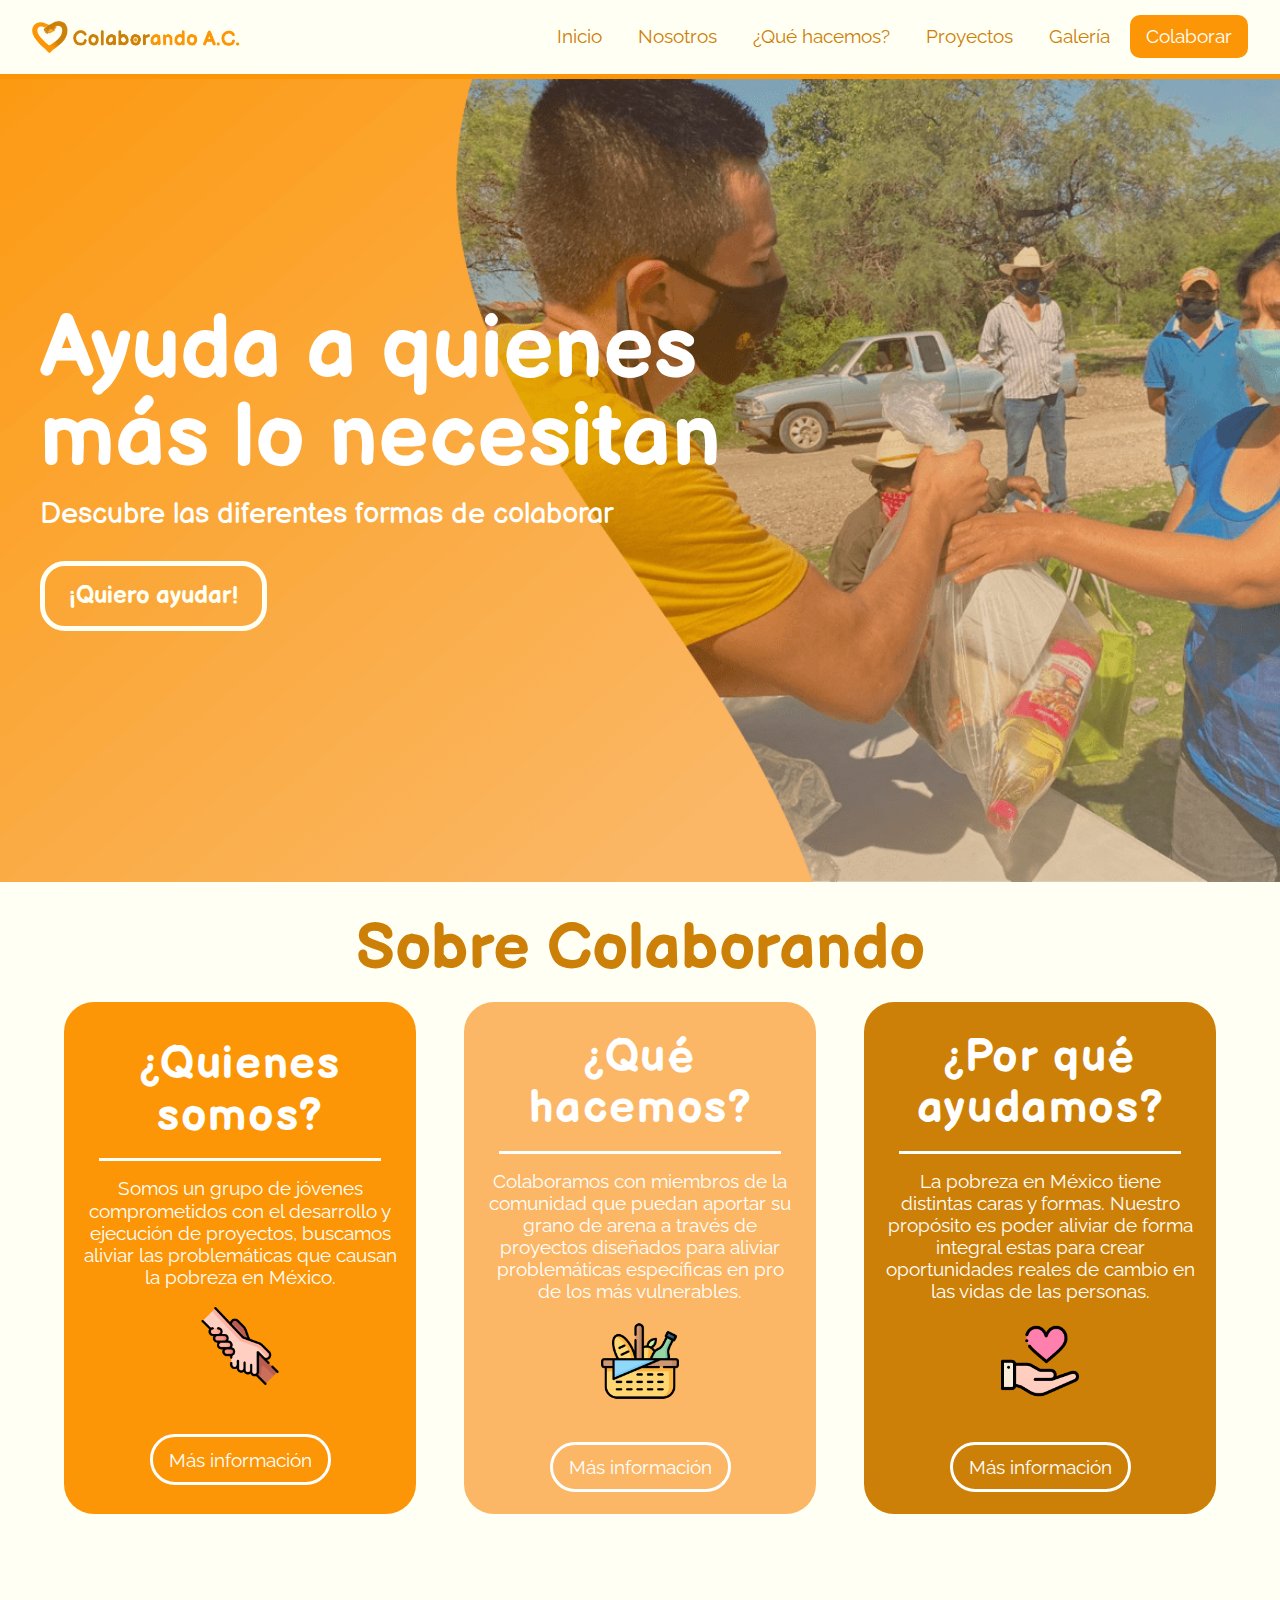
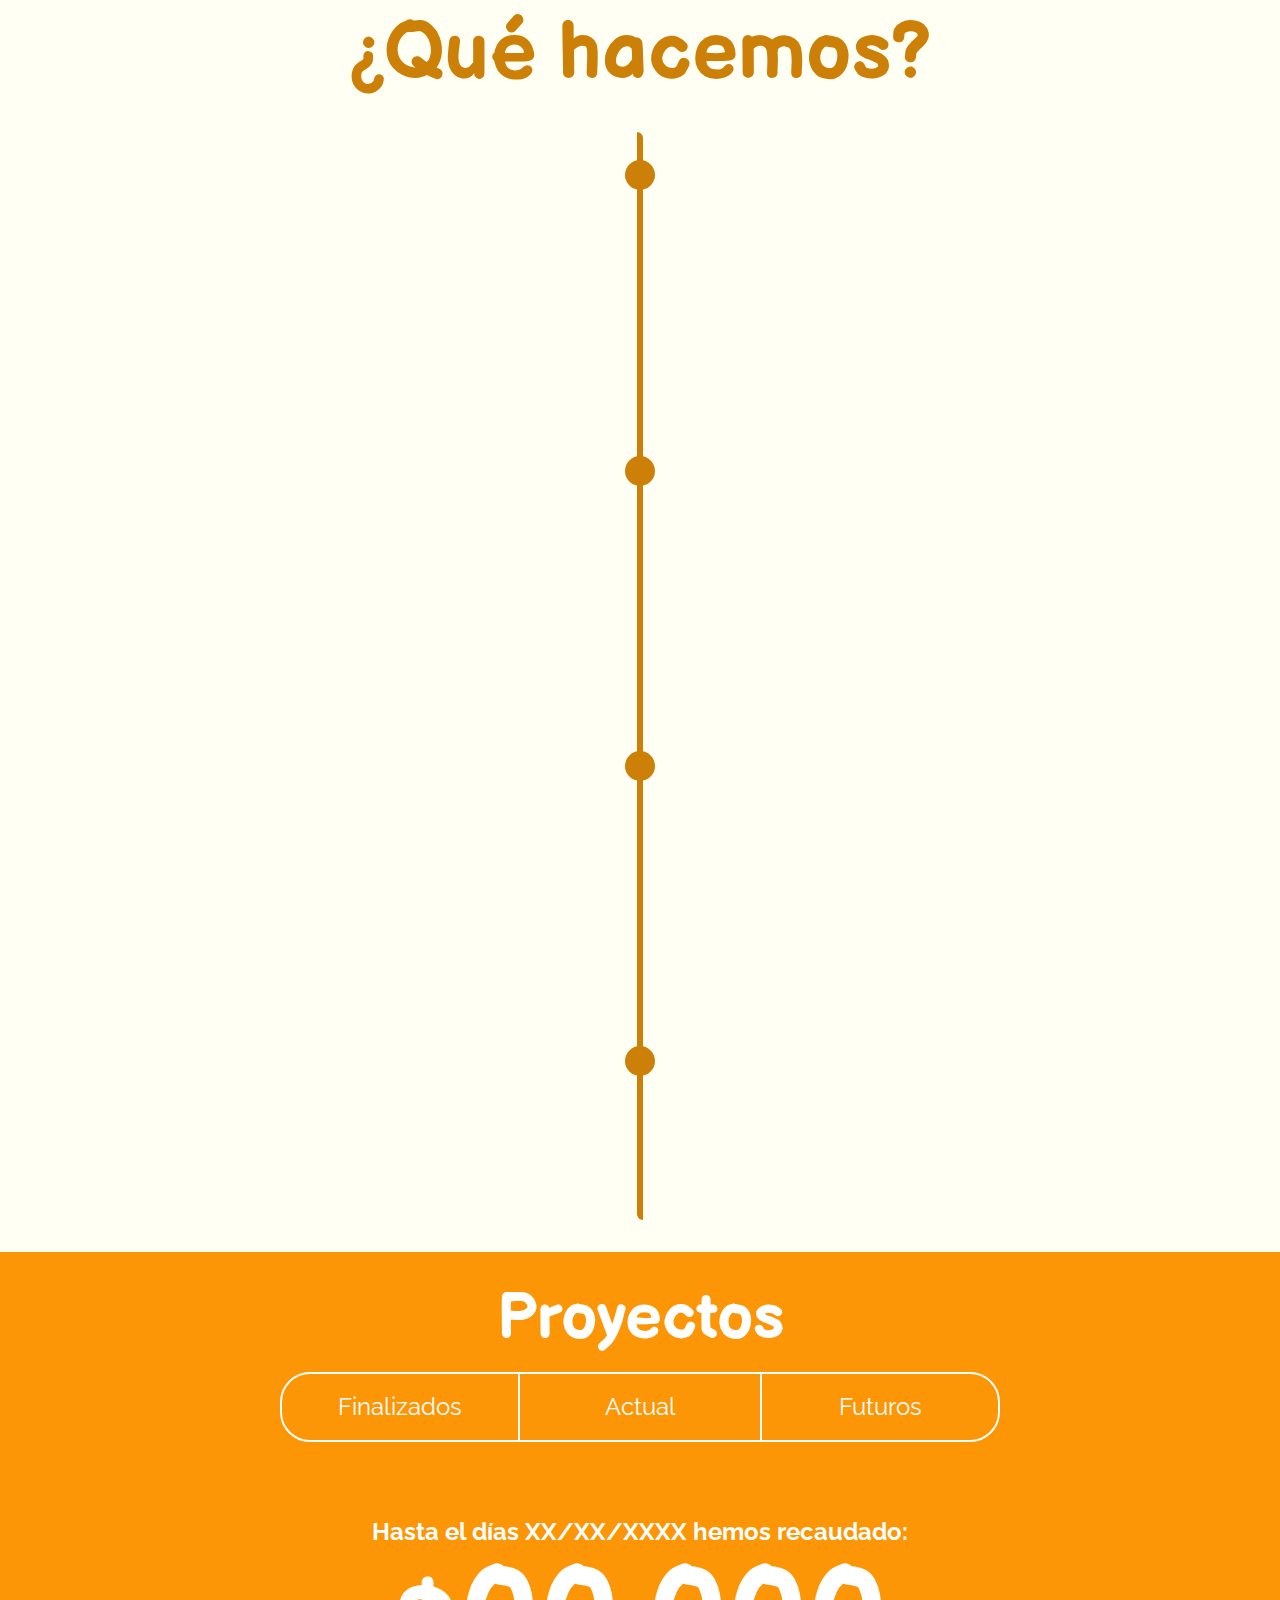
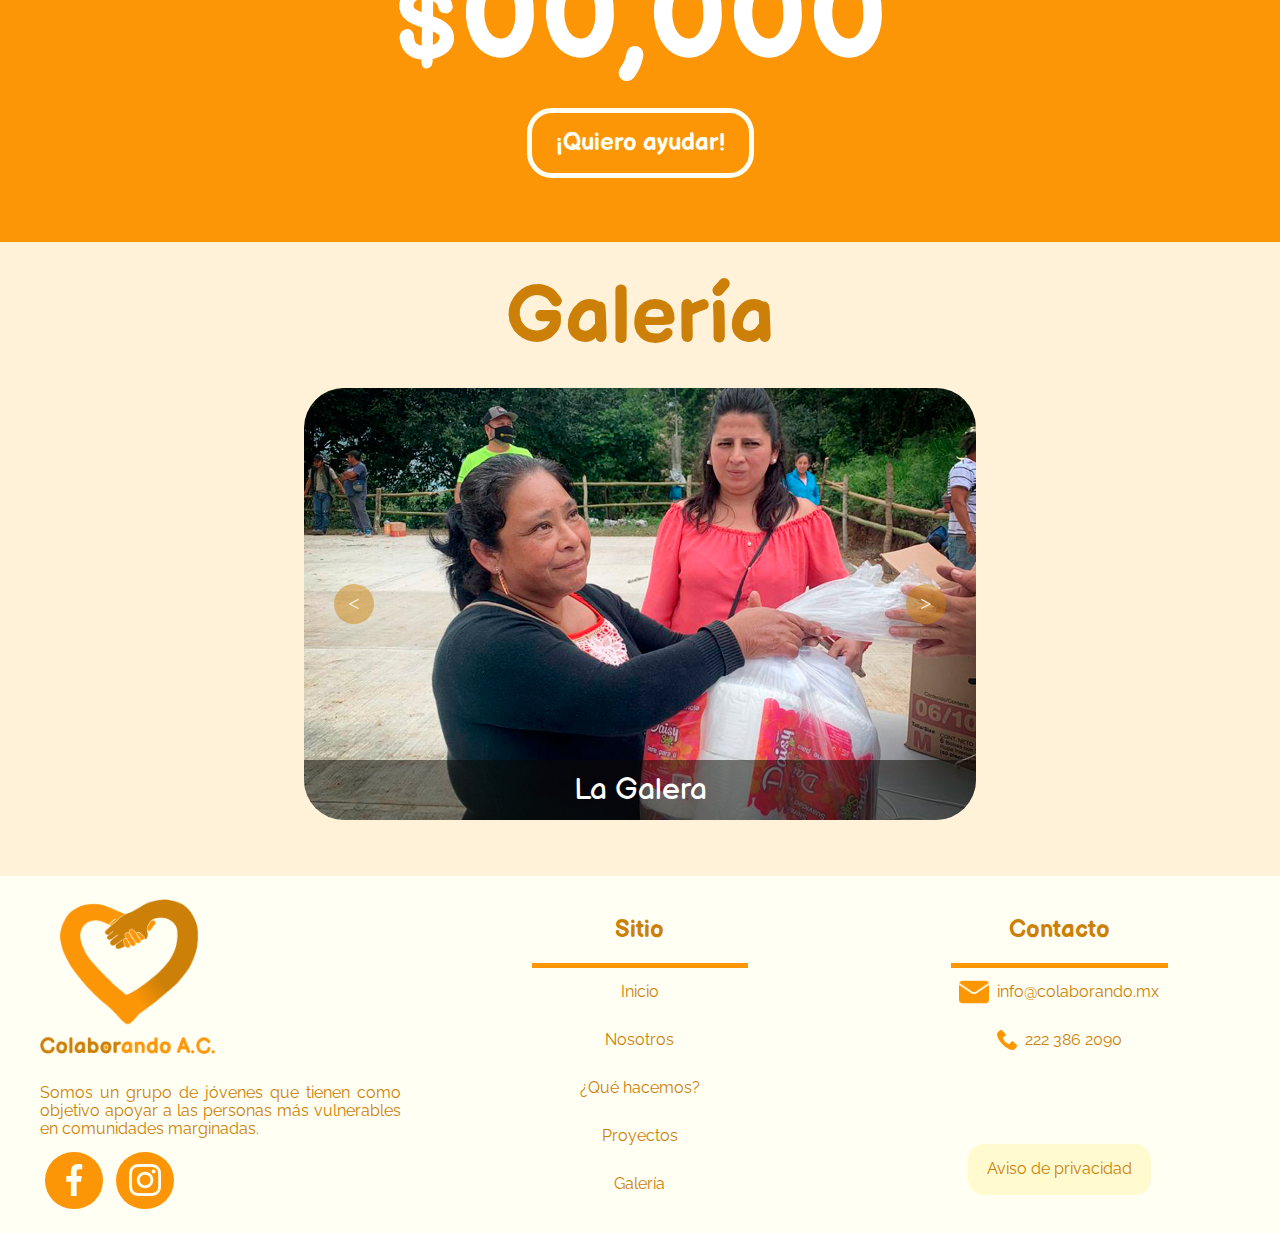
<file: index.html>
<!DOCTYPE html>
<html lang="es">
<head>
    <meta charset="UTF-8">
    <meta name="viewport" content="width=device-width, initial-scale=1.0">
    <title>Colaborando A.C.</title>
    <meta name="description" content="Colaborando es una organización sin fines de lucro que brinda apoyo alimentario en distintas comunidades en Puebla"> 
    <meta name="keywords" content="oraganización, colaborando">
    <link rel="shortcut icon" href="icon/favicon.png">
    <link href="https://fonts.googleapis.com/css2?family=Raleway:wght@300;500;800;1000&display=swap" rel="stylesheet">
    <link href="https://fonts.googleapis.com/css2?family=Source+Code+Pro:wght@300&display=swap" rel="stylesheet">
    <link href="https://fonts.googleapis.com/css2?family=Cabin:wght@700&display=swap" rel="stylesheet">
    <link rel="preconnect" href="https://fonts.gstatic.com">
    <link href="https://fonts.googleapis.com/css2?family=Balsamiq+Sans:ital,wght@0,400;0,700;1,400;1,700&display=swap" rel="stylesheet">
    <link rel="stylesheet" href="css/normalize.css">
    <link rel="stylesheet" href="css/style.css">
</head>

<body>
    <header class="main-menu"> 
        <div class="main-menu__container">
            <a class="main-menu__alogo" href="www.colaborando.mx"><img class="main-menu__logo" src="img/logo.png" alt=""></a>
            <span class="main-menu__icon"><img id="main-menu__icon" src="icon/menuIcon.png" alt="menu"></span>
            <nav class="main-menu__nav">
                <ul>
                    <li><a class="main-menu__link" href="#">Inicio</a></li>
                    <li><a class="main-menu__link" href="#nosotros">Nosotros</a></li>
                    <li><a class="main-menu__link" href="#queHacemos">¿Qué hacemos?</a></li>
                    <li><a class="main-menu__link" href="#proyectos">Proyectos</a></li>
                    <li><a class="main-menu__link" href="#galeria">Galería</a></li>
                    <li><a class="main-menu__link" id="main-menu__link--active" href="html/ayuda.html">Colaborar</a></li>
                </ul>
            </nav>
        </div>
        <div class="header__line"></div>
    </header>
 
    <div class="imagen">
        <div class="imagen__container">
            <h1 class="imagen__title">Ayuda a quienes <br> más lo necesitan</h1>
            <p class="imagen__text">Descubre las diferentes formas de colaborar</p>
            <a href="html/ayuda.html"><input class="imagen__button" type="button" value="¡Quiero ayudar!"></a>
        </div>
    </div>
    <div id="nosotros"></div>
    <section class="nosotros">
        <h2 class="nosotros__main-title">Sobre Colaborando</h2>
        <div class="nosotros__items">
            
            <div class="nosotros__division1">
                <div class="nosotros__info">
                    <h3 class="nosotros__title">¿Quienes somos?</h3>
                    <div class="line"></div>
                    <p class="nosotros__text">Somos un grupo de jóvenes comprometidos con el desarrollo y ejecución de proyectos, buscamos aliviar las problemáticas que causan la pobreza en México.</p>
                    <img class="nosotros__food" src="icon/give.png" alt="">
                </div>
                <a href="html/nosotros.html"><input class="nosotros__button" type="button" value="Más información"></a>
            </div>

            <div class="nosotros__division2">
                <div class="nosotros__info">
                    <h3 class="nosotros__title">¿Qué <br> hacemos?</h3>
                    <div class="line"></div>
                    <p class="nosotros__text">Colaboramos con miembros de la comunidad que puedan aportar su grano de arena a través de proyectos diseñados para aliviar problemáticas específicas en pro de los más vulnerables.</p>
                    <img class="nosotros__food" src="icon/food.png" alt="">
                </div>
                <a href="#queHacemos"><input class="nosotros__button" type="button" value="Más información"></a>
            </div>

            <div class="nosotros__division3">
                <div class="nosotros__info">
                    <h3 class="nosotros__title">¿Por qué ayudamos?</h3>
                    <div class="line"></div>
                    <p class="nosotros__text">La pobreza en México tiene distintas caras y formas. Nuestro propósito es poder aliviar de forma integral estas para crear oportunidades reales de cambio en las vidas de las personas.</p>
                    <img class="nosotros__question" src="icon/heart.png" alt="">
                </div>
                <a href="html/porque.html"><input class="nosotros__button" type="button" value="Más información"></a>
            </div>         
        </div>
    </section>
    
    <div id="queHacemos"></div>
    <section class="list">
        <h1 class="list__title">¿Qué hacemos?</h1>
        <ul class="list__items">
            <li class="list__item start">
                <div class="list__item-content">
                    <h3 class="list__number">1. Identificamos comunidades en necesidad</h3>
                    <p class="list__info">A través de una investigación previa, analizamos bases de información de fuentes confiables como el Coneval, el INEGI, etc, para conocer cuales son los lugares que más necesitan de nuestro apoyo.</p>
                </div>
            </li>
            <li class="list__item">
                <div class="list__item-content">
                    <h3 class="list__number">2. Contactamos a un representante de la comunidad</h3>
                    <p class="list__info">Ya sea que se le atribuya esto por su relación social con las personas, cargo político o religioso de área, con el fin de que esta persona pueda recopilar información de valor para la correcta gestión del apoyo.</p>
                </div>
            </li>
            <li class="list__item">
                <div class="list__item-content">
                    <h3 class="list__number">3. Determinamos la meta de donativos</h3>
                    <p class="list__info">La cual es determinada por el número de despensas que requiere la comunidad beneficiaria. 
                        -	Las despensas son personalizadas dependiendo el número de integrantes que tenga cada familia/grupo, pareja o persona. Las cuales están valoradas por nutriólogos, por lo que llevan productos útiles para satisfacer la necesidad calórica y erradicar la inseguridad alimentaria.
                        </p>
                </div>
            </li>
            <li class="list__item end">
                <div class="list__item-content">
                    <h3 class="list__number">4. Colaboramos</h3>
                    <p class="list__info">Con la meta fijada empezamos a trabajar para lograr llevar esperanza y apoyo a estas comunidades. A través de la difusión y comunicación de la desfavorable realidad de nuestros hermanos por medio de medios digitales y medios tradicionales que se sumen a nuestro objetivo. </p>
                </div>
            </li>
        </ul>

    </section>

    <div id="proyectos"></div>
    <section class="proyects">
        
        <div class="proyects__items">
            <h1 class="proyects__main-title">Proyectos</h1>
            <ul class="proyects__options">
                <li class="proyects__option first" id="buttonFinalizados"><p>Finalizados</p></li>
                <li class="proyects__option second" id="buttonActual"><p>Actual</p></li>
                <li class="proyects__option third" id="buttonFuturos"><p>Futuros</p></li>
            </ul>
            <div class="proyects__sections">
                <div class="proyect__section1" id="sectionFinalizados">
                    <div class="proyects__proyectP">
                        <img src="img/recibiendo3_edited-min.jpg" alt="">
                        <div class="proyect__info">
                            <h2 class="proyect__title">La Galera</h2>
                            <a href="html/galera.html"><input class="nosotros__button" type="button" value="Más información"></a>
                        </div>
                    </div>
                    <div class="proyects__proyectP">
                        <img src="img/lagalera_edited2-min.jpg" alt="">
                        <div class="proyect__info">
                        <h2 class="proyect__title">San Juan de Dios</h2>
                        <a href="html/sanJuan.html"><input class="nosotros__button" type="button" value="Más información"></a>
                        </div>
                    </div>
                </div>
                <div class="proyect__section2" id="sectionActual">
                    <!--Comentar div si no hay proyecto actual-->
                    <!--
                    <div class="proyects__proyectP actualProyect">
                        <img src="img/lagalera_edited2-min.jpg" alt="">
                        <div class="proyect__info">
                        <h2 class="proyect__title">Proyecto actual</h2>
                        <a href="html/actual.html"><input class="nosotros__button" type="button" value="Más información"></a>
                        </div>
                    </div>
                    -->
                    <div class="proyect__counter">
                        <h3 class="counter__title">Hasta el días XX/XX/XXXX hemos recaudado:</h3>
                        <h1 class="counter">00,000</h1>
                        <!--Comentar si no hay proyecto actual-->
                        <!--
                        <h2 class="counter__rest-title">Nos faltan:</h2>
                        <h2 class="counter__rest">00,000</h2>
                        -->
                        <a href="html/ayuda.html"><input class="imagen__button" type="button" value="¡Quiero ayudar!"></a>
                    </div>
                </div>
                <div class="proyect__section3" id="sectionFuturos">
                    <div class="proyects__proyectP proyectF">
                        <img src="img/equipo3_edited-min.jpg" alt="">
                        <div class="proyect__info">
                        <h2 class="proyect__title">Próximamente</h2>
                        <a href="html/desarrollo.html"><input class="nosotros__button" type="button" value="Más información"></a>
                        </div>
                    </div>
                    
                </div>
            </div>
        </div>
    </section>

    <div id="galeria"></div>
    <section class="gallery">
        <h1 class="list__title">Galería</h1>
        <div class="gallery__container">
            <div class="gallery__imgs">
                <div  class="gallery__img active">
                   <img src="img/galera/Galera Galeria Web 1.jpg" alt="">
                   <div class="caption">
                      La Galera
                   </div>
                </div>
                <div  class="gallery__img">
                    <img src="img/galera/Galera Galeria Web 2.jpg" alt="">
                    <div class="caption">
                       La Galera
                    </div>
                 </div>
                 <div  class="gallery__img">
                    <img src="img/galera/Galera Galeria Web 3.jpg" alt="">
                    <div class="caption">
                       La Galera
                    </div>
                 </div>
                 <div  class="gallery__img">
                    <img src="img/galera/Galera Galeria Web 4.jpg" alt="">
                    <div class="caption">
                       La Galera
                    </div>
                 </div>
                 <div  class="gallery__img">
                    <img src="img/galera/Galera Galeria Web 5.1.jpg" alt="">
                    <div class="caption">
                       La Galera
                    </div>
                 </div>
                 <div  class="gallery__img">
                    <img src="img/galera/Galera Galeria Web 6.jpg" alt="">
                    <div class="caption">
                       La Galera
                    </div>
                 </div>
                 <div  class="gallery__img">
                    <img src="img/galera/Galera Galeria Web 7.jpg" alt="">
                    <div class="caption">
                       La Galera
                    </div>
                 </div>
                 <div  class="gallery__img">
                    <img src="img/galera/Galera Galeria Web 8.1.jpg" alt="">
                    <div class="caption">
                       La Galera
                    </div>
                 </div>
                 <div  class="gallery__img">
                    <img src="img/galera/Galera Galeria Web 9.jpg" alt="">
                    <div class="caption">
                       La Galera
                    </div>
                 </div>
                 <div  class="gallery__img">
                    <img src="img/galera/Galera Galeria Web 10.1..jpg" alt="">
                    <div class="caption">
                       La Galera
                    </div>
                 </div>
                 <div  class="gallery__img">
                    <img src="img/sanjuan/0 San Juan Galeria Web.jpg" alt="">
                    <div class="caption">
                       San Juan De Dios
                    </div>
                 </div>
                 <div  class="gallery__img">
                    <img src="img/sanjuan/1 San Juan Galeria Web.jpg" alt="">
                    <div class="caption">
                       San Juan De Dios
                    </div>
                 </div>
                 <div  class="gallery__img">
                    <img src="img/sanjuan/3 San Juan Galeria Web.jpg" alt="">
                    <div class="caption">
                       San Juan De Dios
                    </div>
                 </div>
                 <div  class="gallery__img">
                    <img src="img/sanjuan/4 San Juan Galeria Web.jpg" alt="">
                    <div class="caption">
                       San Juan De Dios
                    </div>
                 </div>
                 <div  class="gallery__img">
                    <img src="img/sanjuan/6 San Juan Galeria Web.jpg" alt="">
                    <div class="caption">
                       San Juan De Dios
                    </div>
                 </div>
                 <div  class="gallery__img">
                    <img src="img/sanjuan/7 San Juan Galeria Web.jpg" alt="">
                    <div class="caption">
                       San Juan De Dios
                    </div>
                 </div>
                 <div  class="gallery__img">
                    <img src="img/sanjuan/8 San Juan Galeria Web.jpg" alt="">
                    <div class="caption">
                       San Juan De Dios
                    </div>
                 </div>
                 <div  class="gallery__img">
                    <img src="img/sanjuan/9 San Juan Galeria Web.jpg" alt="">
                    <div class="caption">
                       San Juan De Dios
                    </div>
                 </div>
                 <div  class="gallery__img">
                    <img src="img/sanjuan/10 San Juan Galeria Web.jpg" alt="">
                    <div class="caption">
                       San Juan De Dios
                    </div>
                 </div>
                 <div  class="gallery__img">
                    <img src="img/sanjuan/12 San Juan Galeria Web.jpg" alt="">
                    <div class="caption">
                       San Juan De Dios
                    </div>
                 </div>
            </div>
              <!-- slider controls -->
                <div class="gallery__back"><</div>
                <div class="gallery__next">></div>
              <!-- slider controls -->
         </div>
    </section>
        
        <footer class="footer">
            <div class="footer__content">
                <div class="footer__box">
                    <a class="footer__alogo" href=""><img class="footer__logo" src="img/logoF.png" alt=""></a>
                    <div class="footer__box-content">
                        <p class="footer__text">Somos un grupo de jóvenes que tienen como objetivo apoyar a las personas más vulnerables en comunidades marginadas.</p>
                        <div class="footer__social">
                            <a class="footer__icon-back face" href="https://www.facebook.com/Colaborando-101341211558277" target="_blank"><img class="footer__icon" src="icon/facebook.png" alt=""></a>
                            <a class="footer__icon-back insta" href="https://www.instagram.com/_colaborando_ando/?hl=es-la" target="_blank"><img class="footer__icon" src="icon/instagram.png" alt=""></a>
                        </div>
                    </div>
                </div>

                <div class="footer__box">
                    <h2 class="footer__box-title">Sitio</h2>
                    <div class="footer__line"></div>
                    <div class="footer__box-content">
                        <a href="index.html#" class="footer__box-link">Inicio</a>
                        <a href="index.html#nosotros" class="footer__box-link">Nosotros</a>
                        <a href="index.html#queHacemos" class="footer__box-link">¿Qué hacemos?</a>
                        <a href="index.html#proyectos" class="footer__box-link">Proyectos</a>
                        <a href="index.html#galeria" class="footer__box-link">Galería</a>
                    </div>
                </div>

                <div class="footer__box" id="contact">
                    <h2 class="footer__box-title">Contacto</h2>
                    <div class="footer__line"></div>
                    <div class="footer__box-content">
                        <div>
                            <div class="footer__contact">
                                <img class="icon__mail" src="icon/mail.png" alt="">
                                <p class="footer__contact-info">info@colaborando.mx</p>
                            </div>
                            <div class="footer__contact">
                                <img class="icon__phone" src="icon/phone.png" alt="">
                                <p class="footer__contact-info">222 386 2090</p>
                            </div>
                        </div>
                        <div class="footer__avisoPrivacidad">
                            <a href="html/avisoDePrivacidad.html" class="footer__box-link">Aviso de privacidad</a>
                        </div>
                    </div>
                </div>
            </div>
            
            
        </footer>

    </main>
    

    <script src="js/script.js"></script>
</body>
</html>
</file>
<file: css/style.css>
:root{
    /*Colores de la web*/
    /*Menú =======================================*/
    --menu_fondo: #fffff3;
    --menu_texto: #CD8007;
    --menu_textoHover: #fffff3;
    --menu_textoActiva: white;
    --menu_textoActivaHover: white;
    --menu_fondo-opcionActiva: #FC9606;
    --menu_fondo-opcionActivaHover: #FC9606;
    --menu_fondo-opcionHover: #FBB766;
    --menu_linea: #FC9606;
    --menu_fondoR-opcionHover: #FBB766;
    /*Sección (Nosotros) =========================*/
    --nosotros_fondo: #FFFFF3;
    --nosotros_title: #CD8007;
    --nosotros_division1: #FC9606;
    --nosotros_division2: #FBB766;
    --nosotros_division3: #CD8007;
    --nosotros_divisionTitulo: white;
    --nosotros_divisionTexto: white;
    /*Sección (¿Qué hacemos?)====================*/
    --list_title: #CD8007;
    --list_fondo: #FFFFF3;
    --list_linea: #CD8007;
    --list_itemFondo: #FFFFF3;
    --list_itemBeakR: transparent #FFFFF3 transparent transparent;
    --list_itemBeakL: transparent transparent transparent #FFFFF3;
    --list_itemTitle: #CD8007;
    --list_itemText: #CD8007;
    /*Sección (Proyectos) ======================*/
    --proyects_fondo: #FC9606;
    --proyects_title: white;
    /*Sección (Galería) ========================*/
    --galeria_fondo: #FFF2D8;
    /*Footer ===================================*/
    --footer_fondo: #FFFFF3;

    /*------------------------------------------------------------*/
    /*Tipografías*/
    --tipografiaPrincipal: 'Raleway', helvetica, arial;
}

:root{
    scroll-behavior: smooth;
}

*::selection{
    color: white;
    background-color: #FEEE5D;
}
/*Menú principal ==========================================================================*/

.main-menu{ /*Fondo menu principal*/
    background: var(--menu_fondo);
    position: fixed;
    left: 0;
    top: 0;
    width: 100%;
    z-index: 20;
}

.main-menu__logo{ /*logo menú principal*/
    width: 13em;
    margin: 1.3rem 2rem; /*margen respecto al header*/
    display: block;
}

.main-menu__container{ /*Contenedor de logo y enlaces*/ 
    display: flex; /*los elemntos se distribuyen en una sola línea*/
    justify-content: space-between; /*se hace espacio entre ellos*/
    align-items: center;
    flex-wrap: wrap; /*Responsive design*/
}

.main-menu__icon{ /*ocultar menuB*/
    display: none;
}

#main-menu__icon{ /*tamaño del menuB*/
    width: 1.6rem;
}

.main-menu a{ /*enlaces en el menú principal*/
    color: var(--menu_texto);
    text-decoration: none; /*Quitamos el subrayado de los enlaces*/
}

.main-menu__nav{
    margin: 0 2rem;
}
.main-menu__nav ul{
    margin: 0;
    padding: 0;
    list-style: none; /*quitamos las viñetas*/
}

.main-menu__nav ul li{
    display: inline-block; /*Los elementos se muestran en línea*/
}

.main-menu__link{ /*Enlaces del menú*/
    display: block;
    padding: .5rem 1rem;
    transition: all 0.3s linear; /*Demora al realizar transición*/
    border-radius: 10px; /*Bordes redondeados*/
    font-family: var(--tipografiaPrincipal); 
    font-size: 1.2rem;
    line-height: 1.4em;
}

#main-menu__link--active{
    background: var(--menu_fondo-opcionActiva);
    color: var(--menu_textoActiva);
    background-size: 1px 2.2em;
    transition: all 0.3s;
}

.main-menu__link:hover{/*Efectos al pasar cursor*/
    background: var(--menu_fondo-opcionHover);
    color: var(--menu_textoHover);
}

#main-menu__link--active:hover{
    background: var(--menu_fondo-opcionActivaHover);
    color: var(--menu_textoActivaHover);
    background-position: 0 -2.2em;
    transform: scale(1.1);

}

.header__line{
    width: 100%;
    height: .3em;
    background-color: var(--menu_linea);
    margin: 0;
    border: none;
}

/*Banner principal =======================================================================*/
.imagen{
    margin-top: 4.5rem;
    background: url(../img/banner4-min.png);
    height: 90vh;
    width: 100%;
    background-position: center;
    background-size: cover;
    overflow: hidden;
    display: flex;
    align-items: center;
}

.imagen__container{
    margin: 0 2.5em;
    color: white;
    max-width: none;
    min-width: 15em;
}
.imagen__title{
    font-size: 5.5em;
    line-height: 5.5rem;
    font-family: 'Balsamiq Sans', cursive;
}

.imagen__text{
    font-size: 1.8em;
    margin: .5em 0;
    font-family: 'Balsamiq Sans', cursive;;
}

.imagen__button{
    padding:1rem 1.5rem;
    border-radius: 25px;
    margin: 1rem 0;
    border: 5px solid #fffff3;
    cursor: pointer;
    background-color: #f5dd0000;
    color: #fffff3;
    font-size: 1.5rem;
    transition: 0.4s;
    font-family: 'Balsamiq Sans', cursive;;
    font-weight: 800;
}

.imagen__button:hover{
    transform: scale(1.1);
    box-shadow: 5px 5px #FFFFF3;
    
}

/*Sección nosotros =====================================================================*/
.nosotros{
    overflow: hidden;
    width: 100%;
    background: var(--nosotros_fondo);
    max-height: none;
    min-height: none;
    padding-bottom: 2em;
}

#nosotros{
    position: relative;
    top: -73px;
    visibility: hidden;
}

.nosotros__main-title{
    font-family: 'Balsamiq Sans', cursive;;
    font-size: 4em;
    color: var(--nosotros_title);
    text-align: center;
    margin: 30px 0 0;
}

.nosotros__items{
    display: flex;
    flex-wrap: wrap;
    justify-content: center;
    align-items: center;
}

[class^="nosotros__division"]{
    padding: .5em 1.2em;
    text-align: center;
    max-height: 30em;
    max-width: 22em;
    margin: 1em 1.5em 2em;
    border-radius: 30px;
    overflow: hidden;
    min-width: 15em;
    min-height: 32em;
    display: flex;
    flex-direction: column;
    align-items: center;
    justify-content:space-evenly;
}

.nosotros__division1{
    background-color: var(--nosotros_division1);
}

.nosotros__title{
    font-family: 'Balsamiq Sans', cursive;;
    font-size: 2.8em;
    margin-top: .2em;
    margin-bottom: 0;
    color: var(--nosotros_divisionTitulo);
    letter-spacing: .1rem;
}

.nosotros__text{
    font-family: var(--tipografiaPrincipal);
    font-size: 1.2em;
    color: var(--nosotros_divisionTexto);
    margin-bottom: 1em;
}

.nosotros__button{
    font-family: var(--tipografiaPrincipal);
    font-size: 1.2em;
    background: none;
    border: 3px solid white;
    color: white;
    padding: .7rem 1rem;
    border-radius: 25px;
    margin: 1.5rem;
    margin-bottom: 0;
    display: inline-block;
    transition: all .3s linear;
}

.nosotros__button:hover{
    background-color: white;
    color: #e9a617;
    cursor: pointer;
    transform: scale(1.1);
}

.nosotros__division2{
    background-color: var(--nosotros_division2);
}

.nosotros__division3{
    background-color: var(--nosotros_division3);

}

.nosotros__food, .nosotros__question{
    margin: 0;
    width: 25%;
}


.line{
    background-color: white;
    height: .2em;
    margin: 1em;
}

/*Lista pasos =========================================================================*/
#queHacemos{
    position: relative;
    top: -70px;
    visibility: hidden;
}

.list__title{
    font-family: 'Balsamiq Sans', cursive;;
    font-size: 5em;
    color: var(--list_title);
    text-align: center;
    margin: 30px 0 .1em;
}

.list{
    background-color: var(--list_fondo);
    width: 100%;
    overflow: hidden;
}

.list__items{
    background: inherit;
    padding: 1em 1em;
}

.list__item{
    list-style-type: none;
    position: relative;
    width: .4em;
    margin: 0 auto;
    padding-top: 1rem;
    background: var(--list_linea);
}

.start{
    border-top-right-radius: 20px;
}

.end{
    border-bottom-left-radius: 20px;
}

.list__item::after{
    content: '';
  position: absolute;
  left: 50%;
  top: 1.8rem;
  transform: translateX(-50%);
  width: 30px;
  height: 30px;
  border-radius: 50%;
  background: inherit;
}

.list__item-content{
    position: relative;
    bottom: 0;
    border-radius: 20px;
    min-width: 32em;
    padding: 1em;
    background: var(--list_itemFondo);
}

.list__item-content::before{
    content: '';
    position: absolute;
    top: 1.2rem;
    width: 0;
    height: 0;
    border-style: solid;
}

.list__item:nth-child(odd) div {
    left: 3.4em;
}

.list__item:nth-child(odd) div::before {
    left: -1em;
    border-width: 8px 16px 8px 0;
    border-color: var(--list_itemBeakR);
}

.list__item:nth-child(even) div {
    left: -35em;
}

.list__item:nth-child(even) div::before {
    right: -1em;
    border-width: 8px 0 8px 16px;
    border-color: var(--list_itemBeakL);
}

.list__number{
    display: inline;
    font-family: 'Balsamiq Sans', cursive;;
    font-size: 3rem;
    font-weight: bold;
    margin-top: 0;
    margin-bottom: .2rem;
    color: var(--list_itemTitle);
}

.list__info{
    font-family: var(--tipografiaPrincipal);
    font-size: 1rem;
    margin-top: .3em;
    margin-bottom: .2rem;
    color: var(--list_itemText);
}


.list__item::after{
    transition: background .5s ease-in-out;
}

/*duda '''''''''''''''''''''''''''''''''''''''''*/
.list__item.in-view::after{
    background: var(--list_linea);
}

.list__item-content{
    visibility: hidden;
    opacity: 0;
    transition: all .5s ease-in-out;
}

.list__item:nth-child(odd) div{
    transform: translate3d(200px, 0, 0);
}

.list__item:nth-child(even) div {
    transform: translate3d(-200px, 0, 0);
}

.list__item.in-view div{
    transform: none;
    visibility: visible;
    opacity: 1;
}

/*Sección proyectos ===================================================================*/
#proyectos{
    position: relative;
    top: -70px;
    visibility: hidden;
}

.proyects__items{
    background: var(--proyects_fondo);
    overflow: hidden;
    width: 100%;
    max-height: none;
}

.proyects__main-title{
    font-family: 'Balsamiq Sans', cursive;;
    font-size: 4rem;
    margin-top: 30px;
    margin-bottom: .2rem;
    text-align: center;
    color: var(--proyects_title);
}

.proyects__options{
    list-style-type: none;
    padding: 0;
    text-align: center;
    margin: 1em auto;
    display: flex;
    justify-content: center;    
    align-items: center;
}

.proyects__option{
    display: inline;
    background-color: none;
    border-bottom: solid 2px grey;
    padding: 10px 20px;
    margin-bottom: 4px;
    color: #fff;
    cursor: pointer;
    border: 2px solid white;
    margin-left: 0;
    padding: .8em;
    width: 10em;
    font-family: var(--tipografiaPrincipal);
    font-size: 1.5em;
    transition: all 0.2s linear; /*Demora al realizar transición*/
}

.proyects__option:hover{
    background: white;
    color: #FC9606;
}

.first{
    border-top-left-radius: 30px;
    border-bottom-left-radius: 30px;
}

.second{
    border-left: none;
    border-right: none;
}

.third{
    border-top-right-radius: 30px;
    border-bottom-right-radius: 30px;
}

.proyect__section1{
    display: none;
}
.proyect__section2{
    display: flex;
}
.proyect__section3{
    display: none;
}

.proyect__section1{
    margin: 0 auto;
    padding: 1em 0 4em;
    max-width: 1000px;
    list-style: none;
    text-align: center;
    /*Para muestra al cambiar a display flex desde js*/
    flex-wrap: wrap;
    justify-content: center;
    align-items: center;
}

.proyect__info{
    position: absolute;
    color: white;
    font-family: var(--tipografiaPrincipal);
}

.proyect__title{
    font-size: 3em;
    margin-top: 0;
    margin-bottom: .5em;  
    font-family: 'Balsamiq Sans', cursive;      
}

.proyects__proyectP{
    border-radius: 2em;
    position: relative;
    display: flex;
    justify-content: center;
    align-items: center;
    background: #645811;
    overflow: hidden;
    margin: 10px 1%;
    min-width: 320px;
    max-width: 480px;
    max-height: 330px;
    text-align: center;
}

.proyects__proyectP img{
	display: inline-block;
	min-height: 100%;
	max-width: 100%;
	opacity: 0.6;
    max-width: none;
    width: calc(100% + 20px);
    transition: all .3s linear;
}

.proyects__proyectP:hover img {
    opacity: 0.5;
    
}

.proyects__proyectP:hover .nosotros__button{
    background-color: white;
    color: #e9a617;
    cursor: pointer;
    transform: scale(1.1);
}

.proyect__section2{
    /*Para muestra al cambiar a display flex desde js*/
    display: flex;
    flex-wrap: wrap;
    justify-content: center;
    align-items: center;
    margin: 2em auto;
    width: 80%;
    padding: 1em;
    background-color:#fbb86600;
    border-radius: 2.5em;
}

.proyect__counter{
    margin-top: 1.5em;
    width: 35em;
    text-align: center;
    font-family: var(--tipografiaPrincipal);
    color: white;
    overflow: hidden;
}

.counter__title{
    font-size: 1.5em;
    margin: 0;
}

.counter{
    font-size: 8em;
    font-family: 'Balsamiq Sans', cursive;
}

.counter::before{
    content: '$';
    font-size: .8em;
}

.counter__rest, .counter__rest-title{
    margin: 0 auto;
    font-family: var(--tipografiaPrincipal);
    color: white;
    font-size: 2em;
}

.counter__rest::before{
    content: '$';
    font-size: .8em;
}

.proyect__section3{
    margin: 0 auto;
    padding: 1em 0 4em;
    max-width: 1000px;
    list-style: none;
    text-align: center;
    flex-wrap: wrap;
    justify-content: center;
    align-items: center;
}

.proyectF{  
    background: rgb(149, 151, 139);
}

/*Galería de imágenes ====================================================================*/
/*========================================================================================*/
#galeria{
    position: relative;
    top: -70px;
    visibility: hidden;
}

.gallery{
    background: var(--galeria_fondo);
    width: 100%;
    overflow: hidden;
    max-height: none;
    padding: 0 1em 2em;
}

.gallery__container{
	max-width: 42em;
	margin:1.5em auto;
	position: relative;
    overflow: hidden;
    border-radius: 40px;
}

.gallery__container .gallery__back,.gallery__container .gallery__next{
  position: absolute;
  height: 40px;
  width: 40px;
  background-color: #cd810775;
  border-radius: 50%;
  color:#FFFFF3;
  font-size: 20px;
  top:50%;
  cursor: pointer;
  margin-top: -20px;
  text-align: center;
  line-height: 40px;
  transition: all .5s linear;
}

.gallery__container .gallery__back:hover,.gallery__container .gallery__next:hover{
 box-shadow: 0px 0px 10px black;
 background-color: #FC9606;
}

.gallery__container .gallery__back{
	left: 30px;
}
.gallery__container .gallery__next{
	right: 30px;
}
.gallery__container .gallery__imgs .gallery__img img{
    max-width: 40em;
	display: block;
    animation:zoom 1s ease;
    max-width: none;
    width: calc(100% + 20px);
}

@keyframes zoom{
	0%{transform: scale(1.5);opacity: 0}
	50%{transform: scale(1.5);}
	100%{transform: scale(1);opacity:1}
}

.gallery__container .gallery__imgs .gallery__img{
	display: none;
	position: relative;
}
.gallery__container .gallery__imgs .gallery__img .caption{
    position: absolute;
    width: 100%;
    height: 60px;
    bottom: 0px;
    left: 0px;
    background-color: rgba(10, 8, 1, 0.5);
    line-height: 60px;
    text-align: center;
    color: #ffffff;
    font-size: 30px;
    font-family: 'Balsamiq Sans', cursive;
}

.gallery__container .gallery__imgs .gallery__img.active{
	display: block;
}

/*Footer
=========================================================================
=======================================================================*/

.footer{       
    margin: 0;
    background: var(--footer_fondo);
    width: 100%;
    font-family: var(--tipografiaPrincipal);
    padding: .7em;
}

.footer__content{
    display: flex;
    flex-wrap: wrap;
    align-items: flex-start;
    justify-content:space-around;
}

.footer__box{
    padding: .5em .5em;
    width: 30%;
    min-width: 20em;
    margin: 0em;
}

.footer__alogo{
    display: block;
    margin: .2em 0;
}

.footer__logo{
    width: 11em;
    margin: 0 auto;
}

.footer__box-title{
    color: #CD8007;
    text-align: center;
    font-family: 'Balsamiq Sans', cursive;
}

.footer__line{
    width: 60%;
    height: .3em;
    background-color: #FC9606;
    margin: auto;
}

.leftL{
    margin: .5em auto;
}

.footer__text{ 
    margin-top: 1em;
    color: #CD8007;
    text-align: justify;
}

.footer__social{
    width: fit-content;
    height: fit-content;
    margin-top: .8em;
}

.footer__icon-back{
    display: inline-block;
    width: 3.6em;
    height: 3.6em;
    margin: 0 .3em;
    background-color:#FC9606;
    border-radius: 2.5em;
    transition: all .3s linear;
}

.face:hover{
    background-color: #3360ff;
}

.insta:hover{
    background-color: #c1558b;
}

.footer__icon{
    display: block;
    width: 2em;
    margin: .8em auto;
}

.footer__box-link{
    text-decoration: none;
    display: block;
    color: #CD8007;
    line-height: 3em;
    text-align: center;
    transition: all .2s linear;
}

.footer__box-link:hover{
    color: #FC9606;
    transform: scale(1.1);
}

.footer__contact{
    display: flex;
    align-items: center;
    justify-content: center;
    flex-wrap: nowrap;
}

.footer__contact img{
    display: inline;
    width: 30px;
    margin-right: .5em;
}

.footer__contact .icon__phone{
    width: 20px;
}

.footer__contact-info{

    color: #CD8007;
    line-height: 3em;
    text-align: center;
}

.footer__box-content{
    display: flex;
    flex-direction: column;
    justify-content:flex-end;
}

.footer__avisoPrivacidad{
    background-color: #feee5d3d;
    width: fit-content;
    margin: 5em auto 0;
    padding: .1em 1.2em;
    border-radius: 1em;
}


/*Responsive design ==================================================================*/
@media only screen and (max-width: 330px){

    .main-menu__alogo{
        width: 12em;
    }

    .main-menu__icon{
        margin-right: .5em;
    }

    
}

@media only screen and (max-width: 362px){
    .main-menu__logo{ /*logo menú principal*/
        width: 13em;
        margin: 1.3rem 1rem; /*margen respecto al header*/
        display: block;
    }

    .counter__title{
        font-family: 'Raleway', helvetica;
        font-weight: 400;
    }

    .imagen__button{
        font-size: 1em;
    }
}

@media only screen and (max-width: 425px){
    .nosotros__main-title{
        font-size: 2.5em;
    }

    .nosotros__title{
        font-size: 2.5em;
    }

    .nosotros__text{
        font-size: 1.1em;
    }

    .list__title{
        font-size: 2.5em;
    }

    .proyects__main-title{
        font-size: 2.5em;
    }

    .actualProyect{
        min-width: 220px;
    }

    .gallery__container .gallery__imgs .gallery__img .caption{
        font-size: 20px;
    }

    .footer__box{
        padding: .9em;
    }

    .footer__social{
        margin: 1.5em auto 0;
    }
}

@media only screen and (max-width: 745px){
    .proyects__option{
        width: 4em;
        padding: .5em 0;
    }
    
    .proyects__option p{
        font-size: .6em;
        margin: 0 auto;
    }

    .proyects__proyectP{
        min-width: 15em;
        margin: 0 2em 1em;
    }

    .proyects__proyectP .proyect__title{
        font-size: 2.2em;
    }

    .proyects__proyectP .nosotros__button{
        font-size: .9em;
        padding: .5em;
        margin-top: .2em;
    }

    .footer__logo{
        display: block;
    }
    
}

@media only screen and (max-width: 829px){

    .imagen__container{
        margin: 10em auto;
        text-align: center;
    }

    .imagen__title{
        font-size: 2.3em;
        line-height: 2.8rem;
    }

    .imagen__text{
        font-size: 1.3em;
        line-height: 1.5rem;
    }
}

@media only screen and (max-width: 1080px){ /*Modificaciones responsive*/
    body{
        overflow-x: hidden;
    }
    .main-menu__icon{
        display: block;
        cursor: pointer;
        padding: .5rem 1.5rem;
    }
    .main-menu__nav{
        width: 100%;
        text-align: center;
    }

    .main-menu__nav ul{
        display: none;
        padding: 1rem 2rem;
        
    }

    .main-menu__nav ul.active{
        display: block;
    }

    .main-menu__nav ul li{
        display: block; /*Los elementos se muestran en línea*/
        margin: 0 auto;
    }
    
    .main-menu__link{ /*Enlaces del menú*/
        display: block;
        padding: .5rem 0;
        transition: all 0.3s linear;
        border-radius: 10px;

    }
    
    .main-menu__link:hover{/*Efectos al pasar cursor*/
        background-color: var(--menu_fondoR-opcionHover);
        color: white;
    }
}

/*Responsive timeline*/
  
@media screen and (max-width: 1150px) {
  .list__item{
    margin-left: 20px;
  }
  .list__item-content{
    width: calc(100vw - 150px);
  }
  .list__item:nth-child(even) div {
    left: 45px;
  }
  .list__item:nth-child(even) div::before {
    left: -15px;
    border-width: 8px 16px 8px 0;
    border-color: var(--list_itemBeakR);
  }
}
@media screen and (max-width: 623px) {
  .list__item-content{
      min-width: 220px;
  }
  
  .list__number{
      font-size: 1.5em;
  }
  
}

@media screen and (max-width: 319px){
    .list__item-content{
        min-width: 185px;
    }  
  }
/*------------------------------------------*/
@media screen and (max-width: 690px){
    .counter{
        font-size: 4em;
    }
}
@media screen and (max-width: 375px){
  .counter{
      font-size: 3em;
  }
  .counter__title{
      font-size: 1.4em;
  }
}
@media screen and (max-width: 480px){
    .proyect__section2{
          width: 85%;
          margin-top: 0em;
    }
}

@media screen and (max-width: 1215px){
    .actualProyect p{
         font-size: .8em;
    }

    .actualProyect .nosotros__button{
        font-size: .9em;
        padding: .5em;
        margin-top: .2em;
    }
}

/*Formas de colaborar ================================================*/

.colabora{
    width: 100%;
    height: fit-content;
    background-color: #ffffff;
    margin-top: 100px;
    overflow: hidden;
}

.colabora__title{
    font-family: var(--tipografiaPrincipal);
    font-size: 2.5em;
    text-align: center;
    margin: 20px auto .5em;
}

.colabora__text{
    font-size: 1.4em;
    font-family: var(--tipografiaPrincipal);
    text-align: center;
    display: block;
    width: 50%;
    margin: 0 auto;
}

.colabora__container{
    margin: 1em 0 40px;
    width: 100%;
    height: 80%;
    display: flex;
    justify-content: center;    
    align-items: flex-start;
    flex-wrap: wrap;
    background-color: inherit;
}

.colabora__container a{
    text-decoration: none;
    color:rgb(51, 48, 39)
}

.colabora__forma{
    background-color: rgb(243, 243, 243);
    margin: 1em;
    width: 13em;
    height: 13em;
    display: flex;
    align-items: center;
    justify-content: center;
    flex-wrap: wrap;
    border-radius: 1em;
    transition: all .3s linear;
    color: white;
}

.formaC1{
    background-color: #ee864a;
}
.formaC2{
    background-color: #FBB766;
}

.formaC3{
    background-color: #CD8007;
}

.formaC4{
    background-color: #FC9606;
    
}

.formaC5{
    background-color: rgb(228, 70, 102);
}

.colabora__forma img{
    width: 7em;
    margin: 0;
}

.colabora__forma-title{
    font-family: var(--tipografiaPrincipal);
    width: 80%;
    margin: 0 auto;
    text-align: center;
}

.colabora__forma:hover{
    transform: scale(1.2);
    background-color: white;
    color: black;
}

#colabora__efectivo{
    position: relative;
    top: -70px;
    visibility: hidden;
}

.colabora-efectivo{
    width: 100%;
    min-height: 90vh;
    max-height: none;
    background-color:#ee864a;
    display: flex;
    align-items: center;
    justify-content: center;
    flex-wrap: wrap;
    flex-direction: column;
    overflow: hidden;
    padding: 0 1em;
}

.colabora-efectivo__container{
    margin: 32px auto .5em;
    color: #ffffff;
    text-align: center;
}

.colabora-efectivo__title{
    font-size: 70px;
    font-family: 'Balsamiq Sans', cursive;
    margin: 0 auto .3em;
    text-align: center;
}

.colabora-efectivo__text{
    font-size: 1.5em;
    font-family: var(--tipografiaPrincipal);
    text-align: center;
    width: 70%;
    margin: 0 auto;
}

.colabora-efectivo__list{
    text-align: left;
    font-size: 1.5em;
    font-family: var(--tipografiaPrincipal);
    width: 60%;
    margin: 1em auto;
}

.colabora-efectivo__cuenta{
    background-color: #fbb86652;
    width: fit-content;
    padding: 0 1em;
    margin: 0 0 1em;
    border-radius: 1em;
    color: white;
    font-family: var(--tipografiaPrincipal);
    font-size: 1.5em;
}

.colabora-efectivo__cuenta strong{
    font-family: 'Balsamiq Sans', cursive;
    font-size: 1.1em;
}

.colabora-efectivo__cuenta ul{
    list-style: none;
    padding: 0;
    text-align: center;
    line-height: 1.2em;
}

.colabora__span-container{
    display: flex;
    align-items: center;
    justify-content: center;
    padding: .2em;
}

.icon__call{
    display: inline-block;
    margin: 0 .5em;
    width: 1.1em;
}

.colabora-efectivo__container span{
    font-family: var(--tipografiaPrincipal);
    color: white;
    display: flex;
    align-items: center;
    justify-content: center;
    background-color: #ffffff1f;
    text-decoration: none;
    border-radius: 15px;
    padding: .8em;
    width: fit-content;
    text-align: center;
    margin: .8em .5em 0;
    font-size: 1.5em;
}

#colabora__empresas{
    position: relative;
    top: -70px;
    visibility: hidden;
}

.colabora-empresas{
    margin: 0;
    color: white;
    text-align: center;
}


.empresas{
    background-color: #CD8007;
}

.colabora-efectivo__subtitle{
    font-size: 30px;
    font-family: var(--tipografiaPrincipal);
    margin: 1.5em auto .2em;
    text-align: left;
}

.empresas__formulario, .comunicacion__formulario{
    width: fit-content;
    font-family: var(--tipografiaPrincipal);
    color: rgb(43, 43, 43);
    display: flex;
    align-items: flex-start;
    justify-content: center;
    flex-direction: column;
    margin: 2em auto;
    padding: 1em 5.5em;
    background-color: white;
    border-radius: 3em;
}

.empresas__formulario h2, .comunicacion__formulario h2{
    text-align: center;
    margin: 1em auto;
    font-size: 2.5em;
    font-family: 'Balsamiq Sans', cursive;
}

.empresas__formulario div, .comunicacion__formulario div{
    margin: .5em auto;
}

.empresas__formulario div input, .comunicacion__formulario div input{
    border: 0;
    width: 20em;
    height: 3em;
    background-color: rgba(230, 230, 230, 0.911);
    transition: all .3s linear;
    padding: 1em;
    border-radius: 10px;
}

.empresas__formulario div textarea, .comunicacion__formulario div textarea{
    border: 0;
    width: 20em;
    background-color: rgba(230, 230, 230, 0.911);
    transition: all .3s linear;
    padding: 1em;
    border-radius: 10px;
    resize: vertical;
}

.empresas__formulario div textarea:focus, .comunicacion__formulario div textarea:focus{
    outline: 0;
    transform: scale(1.05);
}

.empresas__formulario div input:focus, .comunicacion__formulario div input:focus{
    outline: 0;
    transform: scale(1.05);
}



.formulario__button{
    background-color:#72cc4e7e;
    color: white;
    font-family: var(--tipografiaPrincipal);
    font-size: 1.5em; 
    padding: 0;  
    border: 0;
    width: 7em;
    height: 2.3em;
    cursor: pointer;
    transition: all .4s linear;
    border-radius: 60px;
    margin: .8em auto;
}

.formulario__button:hover{
    transform: scale(1.1);
}

.formulario__button:disabled:hover::after{
   content: "Completa todos los campos";
   color: white;
   padding: .3em;
   font-size: .6em;
   position: absolute;
   background-color: rgb(230, 107, 107);
   margin: 0 2em;
   width: 130px;
   height: 40px;
   border-radius: 10px;
   top: -10px;
}

.empresas__formulario span, .comunicacion__formulario span{
    display: none;
    color:#6c9b47;
    font-size: 1.1em;
    background-color: #86db6544;
    width: 18em;
    margin: .8em auto .5em;
    padding: .5em .2em;
}

.iframe__respuestas{
    display: none;
}

#colabora__especie{
    position: relative;
    top: -70px;
    visibility: hidden;
}

.especie{
    background-color:#FC9606;
}

.colabora-efectivo__minText{
    font-family: helvetica, arial;
    margin: 1em auto;
    width: 90%;
    text-align: left;
}

#colabora__comunicacion{
    position: relative;
    top: -70px;
    visibility: hidden;
}

.comunicacion{
    background-color:rgb(228, 70, 102);
}

.donation__division{
    width: 450px;
    height: 3px;
    background-color: white;
    margin: 0em 2em 1.5em;
    border-radius: 5px;
    display: flex;
    align-items: center;
    justify-content: center;
    color: white;
    font-family: 'Raleway', helvetica;
}

.donation__division p{
    padding: .3em;
    background-color: #ee864a;
    font-size: 1.2em;
}

.paypalButton__container{
    max-width: 480px;
    padding: 0 1.5em;
}
.paypalButton{

    transition: all 0.3s linear;
    width: 100%;
}

.paypalButton:hover{
    transform: scale(1.1);
}

.paypalButton:focus{
    outline: 0;
    border: 0;
}

@media screen and (max-width: 610px){
    .colabora-efectivo{
        padding: 1.2em;
    }

    .colabora__title{
        font-size: 2em;
    }

    .colabora-efectivo__title{
        font-size: 2.6em;
    }

    .colabora-efectivo__text{
        font-size: 1.3em;
        width: 85%;
    }

    .colabora-efectivo__list{
        font-size: 1.2em;
    }

    .colabora-efectivo__cuenta{
        font-size: 1.2em;
    }

    .colabora-efectivo__container span{
        font-size: 1em;
    }

    .empresas__formulario, .comunicacion__formulario{
        padding: 1.5em 3.5em;
    }
    
    .empresas__formulario div input, .comunicacion__formulario div input{
        width: 15em;
    }

    .empresas__formulario div textarea, .comunicacion__formulario div textarea{
        width: 15em;
    }

    .empresas__formulario h2, .comunicacion__formulario h2{
        font-size: 1.4em;
        margin-bottom: .5em;
    }

    .formulario__button{
        margin-top: .3em;
    }

    .formulario__button:disabled:hover::after{
        font-size: .5em;
        margin: 0 1.5em;
        width: 85px;
        height: 50px;
     }
    
    .donation__division{
        width: 300px;
    }
}


@media screen and (max-width: 420px){
    .empresas__formulario, .comunicacion__formulario{
        padding: 1em 2em;
    }

    .donation__division{
        width: 200px;
    }
}

@media screen and (max-width: 370px)
{
    .colabora__text{
        width: 75%;
    }

    .empresas__formulario, .comunicacion__formulario{
        padding: 1em 2em;
        border-radius: 35px;
    }

    .empresas__formulario div input, .comunicacion__formulario div input{
        font-size: 1em;
    }

    .empresas__formulario div textarea, .comunicacion__formulario div textarea{
        font-size: 1em;
    }
}

@media screen and (max-width: 335px){
    .colabora-efectivo__title{
        font-size: 2.2em;
    }

    .colabora-efectivo__cuenta{
        font-size: 1em;
        padding: 0;
    }
    .colabora-efectivo{
        padding: .5em;
    }

    .empresas__formulario, .comunicacion__formulario{
        padding: .5em 1.8em;
    }

    .empresas__formulario div input, .comunicacion__formulario div input{
        font-size: .9em;
    }

    .empresas__formulario div textarea, .comunicacion__formulario div textarea{
        font-size: .9em;
    }

    .colabora-efectivo__cuenta{
        padding: 0 .3em;
    }
}

/*Misión y visión ====================================================*/

.mv__section{
    width: 100%;
    overflow: hidden;
}

.mv__info-background{
    margin-top: 68px;
    background-image: linear-gradient(to bottom, #fbb86657, rgba(43, 36, 8, 0.73)), url('../img/equipo3_edited-min.jpg');
    min-height: 95vh;
    width: 100%;
    background-position: center;
    background-size: cover;
    overflow: hidden;
    background-attachment: fixed;
    display: flex;
    align-items: center;
    justify-content: center;
    padding: 3em;
}

.mv__info-container{
    width: 70em;
    height: fit-content;
    background-color:#fac942;
    border-radius: 2em;
    padding: 2.5em 2em;
}

.mv__info-container{
    background-color:#FC9606;
}

.mv__info-topic, .mv__info{
    font-family: var(--tipografiaPrincipal);
    color: white;
    margin: 0;
}

.mv__info-topic h1{
    font-size: 2.8em;
    text-align: left;
}

.mv__info-topic .line{
    margin: 1em 0;
}

.mv__info{
    margin-top: 30px;
}

.mv__info h2{
    font-size: 2em;
    margin: .5em .5em .2em;
    font-family: 'Balsamiq Sans', cursive;
}

.mv__info p{
    font-size: 1.5em;
    margin: 0 .5em 0;
    text-align: justify;

}

.porque__info p{
    font-size: 1.3em;
    line-height: 28px;
}

.mv__info img{
    width: 500px;
    float: left;
    margin-right: 25px;
    margin-bottom: 10px;
    border-radius: 20px;
}

@media screen and (max-width: 1090px){
    .porque__info p, .porque__info h2{
        clear: both;
    }

    .mv__info img{
        display: block;
        float: none;
        margin: 0 auto 1em;
    }
}


@media screen and (max-width: 738px){
    .mv__info-topic h1{
        font-size: 1.4em;
    }

    .mv__info h2{
        font-size: 1.5em;
        margin: .3em 0;
    }

    .mv__info p{
        font-size: 1.1em;
    }

    .mv__info-container{
        padding: 2em 1.5em;
    }

    .mv__info-background{
        padding: 1.5em;
    }
}

/*Información de lugares ============================================*/
.lugar__container{
    width: 100%;
    min-height: 90vh;
    max-height: none;
    margin-top: 72px;
    background-image: linear-gradient(to bottom, rgba(65, 65, 65, 0.651), rgba(14, 14, 14, 0.808)), url('../img/equipo3_edited-min.jpg');
    background-position: center;
    background-size: cover;
    overflow: hidden;
    background-attachment: fixed;
    padding: 3em;
}

.lugar__flex{
    display: flex;
    align-items: center;
    justify-content: space-around;
    flex-wrap: wrap;
    margin-bottom: 3em;
}

.lugares{
    width: 600px;
    height: 500px;
    border-radius: 50px;
    overflow: hidden;
}

.lugar__nombre h3, .lugar__nombre p{
    font-family: var(--tipografiaPrincipal);
    color: white;
    margin: 20px 0;
}

.lugar__nombre h3{
    font-size: 6em;
    text-align: center;
    font-family: 'Balsamiq Sans', cursive;
}

.lugar__nombre p{
    font-size: 2em;
}

.lugar__info:nth-child(even){
    height: 100px;
    width: 100%;
    background-color: rgba(122, 122, 122, 0.13);
}

.lugar__info:nth-child(odd){
    height: 100px;
    width: 100%;
    background-color: rgba(255, 255, 255, 0.164);
}

.lugar__info{
    padding: 1em 2em;
    display: flex;
    align-items: center;
    justify-content: space-between;
    font-family: var(--tipografiaPrincipal);
    color: white;
}
.lugar__info h2, .lugar__info p{
    margin: 0 .5em;
}

.lugar__info p{
    font-size: 1.5em;
}

.lugar__about h2, .lugar__about p{
    font-family: var(--tipografiaPrincipal);
    color: white;
}


.lugar__about{
    display: flex;
    align-items: flex-start;
    justify-content: space-around;
    flex-wrap: wrap;
    flex-direction: column;
    margin-bottom: 2em;
}

.lugar__about div{
    width: 100%;
    margin-top: 3em;
    background-color: rgba(122, 122, 122, 0.13);
    padding: 1.5em;
    border-radius: 30px;
}

.lugar__about h2{
    margin-top: 0;
    font-size: 2em;
    font-family: 'Balsamiq Sans', cursive;
}

.lugar__about p{
    font-size: 1.3em;
    margin-bottom: 1em;
}

.lugar__about a{
    color: white;
}

.lugar__about-pdf{
    display: flex;
    align-items: center;
    justify-content: flex-start;
}

.lugar__about div p img{
    width: 1em;
    margin: 0 .2em 0 0;
}



.lugar__mapa{
    width: 100%;
    height: 10em;
    border-radius: 1em;
}

@media screen and (max-width: 630px){

    .lugar__container{
        padding: 1em 1.5em;
    }

    .lugar__nombre h3{
        font-size: 3em;
    }

    .lugar__nombre p{
        font-size: 1.5em;
        text-align: center;
    }
    .lugar__info h2{
        font-size: 1.2em;
        margin: 0 .3em;
    }

    .lugar__info p{
        font-size: 1em;
        margin: 0 .3em;
        text-align: right;
    }

    .lugar__info{
        padding: 0 1em;
    }

    .lugar__info{
        height: 80px !important;
    }

    .lugares{
        height: 400px;
    }
}

/*Tabla de lugar ==================================================*/
table {
    margin: 30em;
    border: 1px solid #ccc;
    border-collapse: collapse;
    margin: 0;
    padding: 0;
    width: 100%;
    table-layout: fixed;
    font-family: var(--tipografiaPrincipal);
    color: white;
  }
  
  table caption {
    font-size: 1.5em;
    margin: .5em 0 .75em;
    font-family: 'Balsamiq Sans', cursive;
  }
  
  table tr {
    background-color: #f8f8f827;
    border: 1px solid rgba(221, 221, 221, 0.24);
    padding: .35em;
  }

  table tr:nth-child(odd){
    background-color: #f8f8f817;
  }
  
  table th{
    font-family: 'Balsamiq Sans', cursive;
  }

  table th,
  table td {
    padding: .625em;
    text-align: center;
  }
  
  table th {
    font-size: .85em;
    letter-spacing: .1em;
    text-transform: uppercase;
  }
  
  @media screen and (max-width: 600px) {
    table {
      border: 0;
    }
  
    table caption {
      font-size: 1.3em;
    }
    
    table thead {
      border: none;
      clip: rect(0 0 0 0);
      height: 1px;
      margin: -1px;
      overflow: hidden;
      padding: 0;
      position: absolute;
      width: 1px;
    }
    
    table tr {
      border-bottom: 3px solid #ddd;
      display: block;
      margin-bottom: .625em;
    }
    
    table td {
      border-bottom: 1px solid #ddd;
      display: block;
      font-size: .8em;
      text-align: right;
    }
    
    table td::before {
      /*
      * aria-label has no advantage, it won't be read inside a table
      content: attr(aria-label);
      */
      content: attr(data-label);
      float: left;
      font-weight: bold;
      text-transform: uppercase;
    }
    
    table td:last-child {
      border-bottom: 0;
    }
  }

.desarrollo{
    width: 100%;
    height: 90vh;
    margin-top: 70px;
    display: flex;
    justify-content: center;
    align-items: center;
    flex-direction: column;
    background-color: #FBB766;
}

.desarrollo h1{
    color: #FFFFF3;
}

.desarrollo img{
    width: 200px;
}

.demo
{
    position: fixed;
    bottom: 10px;
    left: 5%;
    width: 90%;
    margin: 0 auto;
    padding: .8rem;
    font-family: 'Montserrat', helvetica;
    color: white;
    background-color: rgba(238, 76, 55, 0.712);
    font-size: .7em;
    z-index: 50;
    justify-self: center;
    text-align: center;
    
}
</file>
